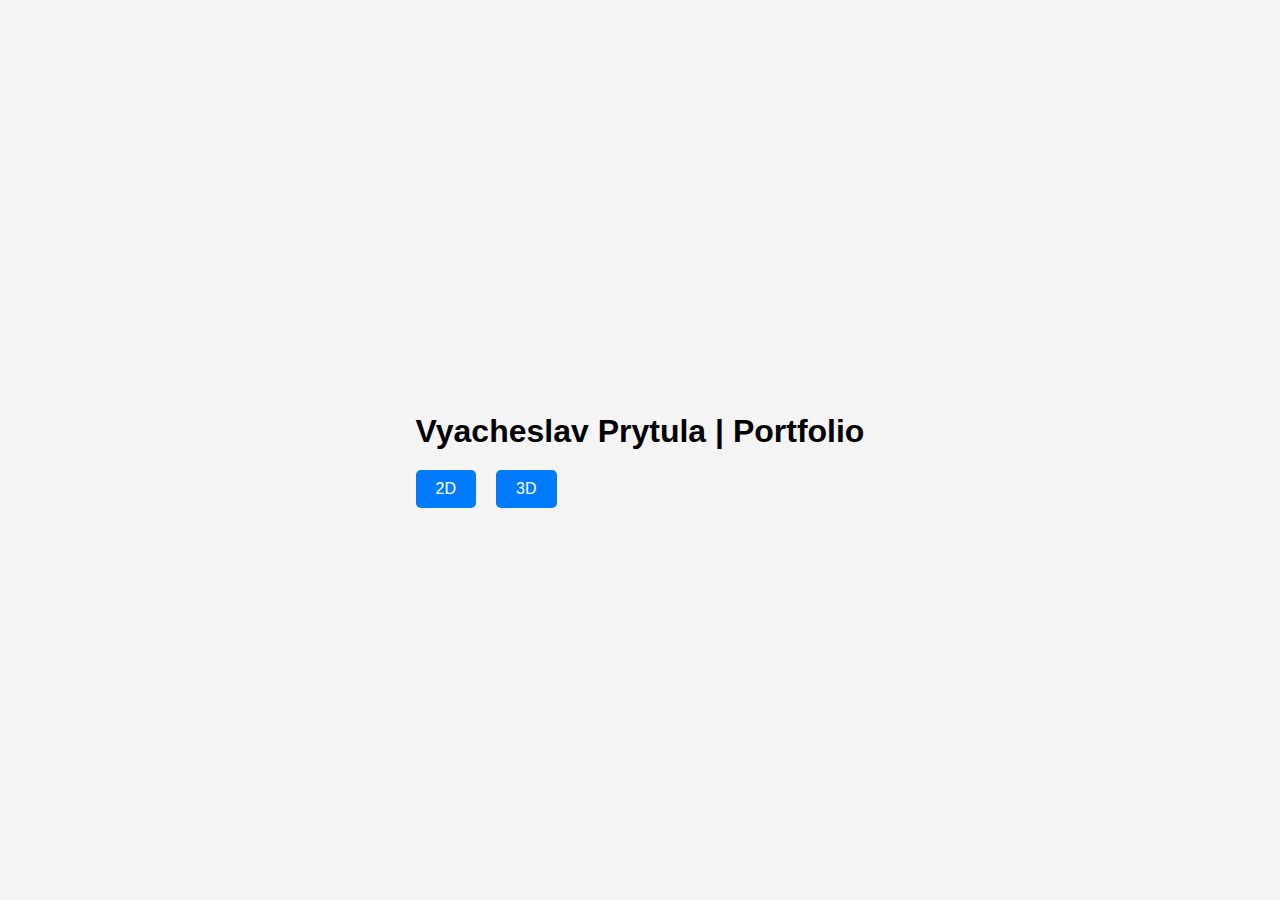
<file: index.html>
<!DOCTYPE html>
<html lang="en">
<head>
    <meta charset="UTF-8">
    <meta name="viewport" content="width=device-width, initial-scale=1.0">
    <title>Vyacheslav Prytula | First test page</title>
    <style>
        body {
            font-family: Arial, sans-serif;
            display: flex;
            justify-content: center;
            align-items: center;
            height: 100vh;
            margin: 0;
            background-color: #f4f4f4;
        }
        .container {
            text-align: center;
        }
        h1 {
            margin-bottom: 20px;
        }
        .buttons {
            display: flex;
            gap: 20px;
        }
        .button {
            padding: 10px 20px;
            font-size: 16px;
            border: none;
            border-radius: 5px;
            background-color: #007bff;
            color: white;
            cursor: pointer;
            text-decoration: none;
        }
        .button:hover {
            background-color: #0056b3;
        }
    </style>
</head>
<body>
    <div class="container">
        <h1>Vyacheslav Prytula | Portfolio</h1>
        <div class="buttons">
            <a href="2d_portfolio/portfolio_2d.html" class="button">2D</a>
            <a href="3d_portfolio/index.html" class="button">3D</a>
        </div>
    </div>
</body>
</html>
</file>
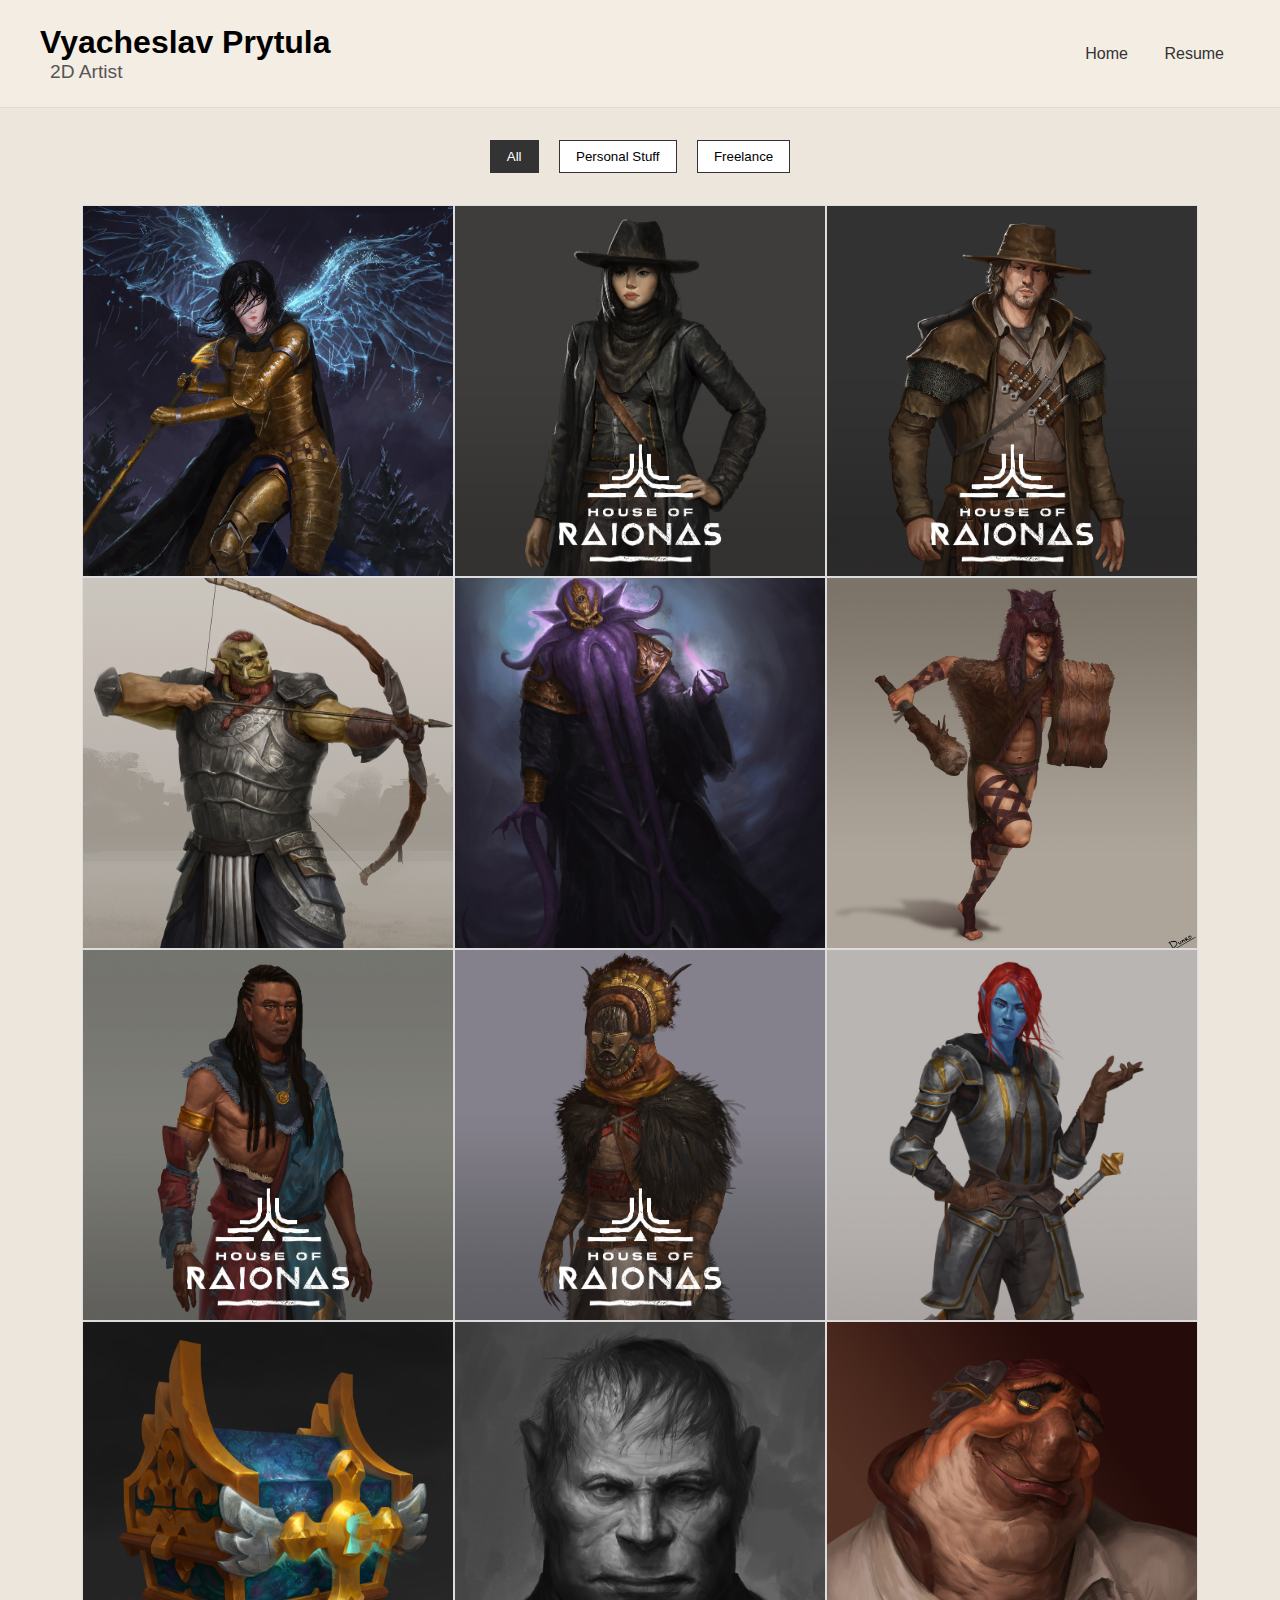
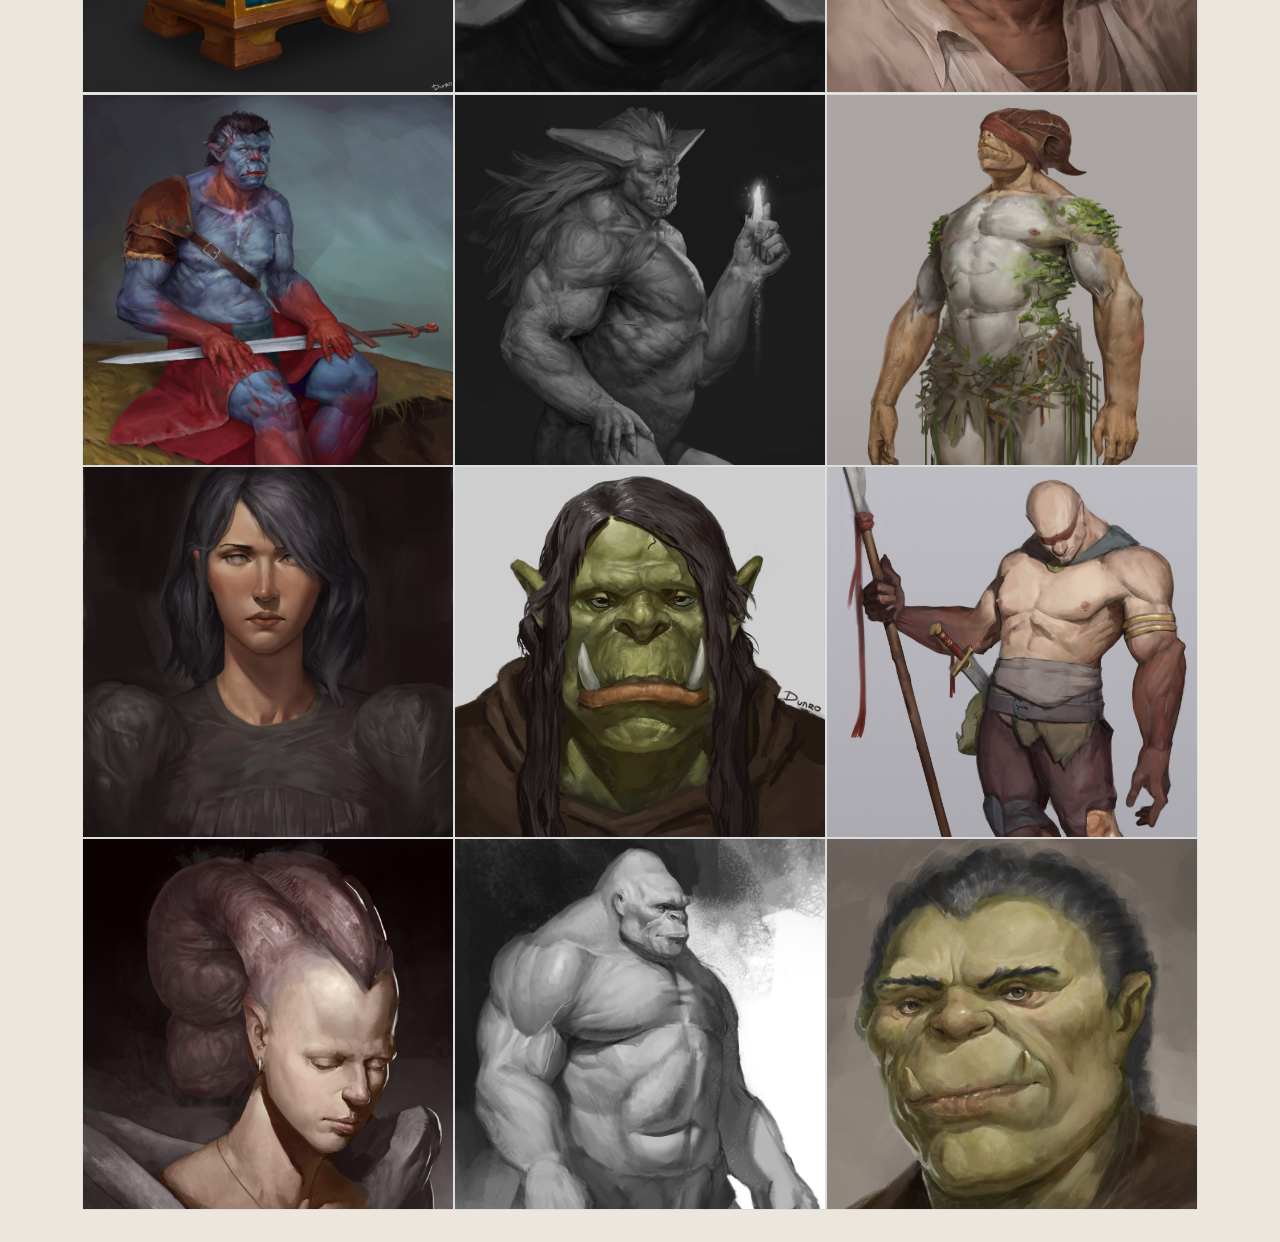
<file: 2d_portfolio/portfolio_2d.html>
<!DOCTYPE html>
<html lang="en">
<head>
    <meta charset="UTF-8">
    <meta name="viewport" content="width=device-width, initial-scale=1.0">
    <title>Vyacheslav Prytula Portfolio</title>
    <link rel="stylesheet" href="styles.css">
</head>
<body>
    <header>
	    <div class="header-content">
	        <div class="name-title">
	            <h1>Vyacheslav Prytula</h1>
	            <p>2D Artist</p>
	    </div>
	    <nav>
            	<a href="#">Home</a>
	            <a href="resume/Prytula_Vyacheslav_2D_Concept_Artist_CV_2024_EN.pdf" target="_blank">Resume</a>
            </nav>
    </header>

    <main>
        <div class="container">
            <div class="filters">
                <button data-filter="all" class="active">All</button>
                <button data-filter="personal">Personal Stuff</button>
                <button data-filter="freelance">Freelance</button>
            </div>
            <section class="gallery" id="gallery">
                <!-- Images will be displayed here -->
            </section>
        </div>
    </main>

    <!-- Modal -->
    <div id="modal" class="modal">
        <span class="close">&times;</span>
        <img class="modal-content" id="modalImage">
    </div>

    <script src="script.js"></script>
</body>
</html>
</file>
<file: 2d_portfolio/styles.css>
/* styles.css */
body {
    font-family: 'Cinzel', Helvetica, Arial, sans-serif;
    margin: 0;
    padding: 0;
    background-color: #ede6dc; /* Новый цвет фона для body */
}

header {
    font-family: 'Cinzel', Helvetica, Arial, sans-serif;
    background-color: #f4ede3;
    padding: 1.5rem 0;
    border-bottom: 1px solid #ddd;
}

.header-content {
    max-width: 1200px;
    margin: 0 auto;
    padding: 0 1rem;
    display: flex;
    align-items: center;
}


.name-title h1 {
    margin: 0;
    font-size: 2rem;
}

.name-title p {
    margin: 0 0 0 10px; /* Добавим отступ слева */
    font-size: 1.2rem;
    color: #555;
}

nav {
    margin-left: auto; /* Выравнивание nav к правому краю */
}

nav a {
    margin: 0 1rem;
    text-decoration: none;
    color: #333;
}

.resume-button {
    margin-left: 20px; /* Отступ между nav и resume-button */
}

.subtitle {
    margin-top: 0.5rem; /* Расстояние между заголовком и подзаголовком */
    font-size: 1rem;
    color: #777;
}

.header-content h1 {
    margin: 0;
    font-size: 2rem;
}

.header-content p {
    margin: 0 0 0 10px; /* Добавим отступ слева */
    font-size: 1.2rem;
    color: #555;
}

header .container {
    max-width: 1200px;
    margin: 0 auto;
    text-align: center;
}

header h1 {
    margin: 0;
    font-size: 2rem;
}

header p {
    margin: 0.5rem 0;
    font-size: 1.2rem;
    color: #555;
}

header nav a {
    margin: 0 1rem;
    text-decoration: none;
    color: #333;
}

main {
    background-color: #ede6dc; /* Цвет фона за портфолио */
}

main .container {
    max-width: 1600px; /* Увеличим ширину контейнера */
    margin: 2rem auto;
    padding: 0 1rem;
}

.filters {
    text-align: center;
    margin-bottom: 2rem;
}

.filters button {
    margin: 0 0.5rem;
    padding: 0.5rem 1rem;
    border: 1px solid #333;
    background-color: #fff;
    cursor: pointer;
}

.filters button.active,
.filters button:hover {
    background-color: #333;
    color: #fff;
}

.gallery {
    display: flex;
    flex-wrap: wrap;
    gap: 0.01rem; /* Уменьшим отступы между кубами */
    justify-content: center;
}

.gallery img {
    width: 370px;  /* Установим размер квадрата */
    height: 370px; /* Установим размер квадрата */
    object-fit: cover;
    cursor: pointer;
    border: 1px solid #ddd;
}

/* Modal styles */
.modal {
    display: none;
    position: fixed;
    z-index: 1;
    padding-top: 60px;
    left: 0;
    top: 0;
    width: 100%;
    height: 100%;
    overflow: auto;
    background-color: rgb(0,0,0);
    background-color: rgba(0,0,0,0.9);
}

.modal-content {
    margin: auto;
    display: block;
    width: 80%;
    max-width: 700px;
}

.close {
    position: absolute;
    top: 15px;
    right: 35px;
    color: #f1f1f1;
    font-size: 40px;
    font-weight: bold;
    transition: 0.3s;
}

.close:hover,
.close:focus {
    color: #bbb;
    text-decoration: none;
    cursor: pointer;
}
</file>
